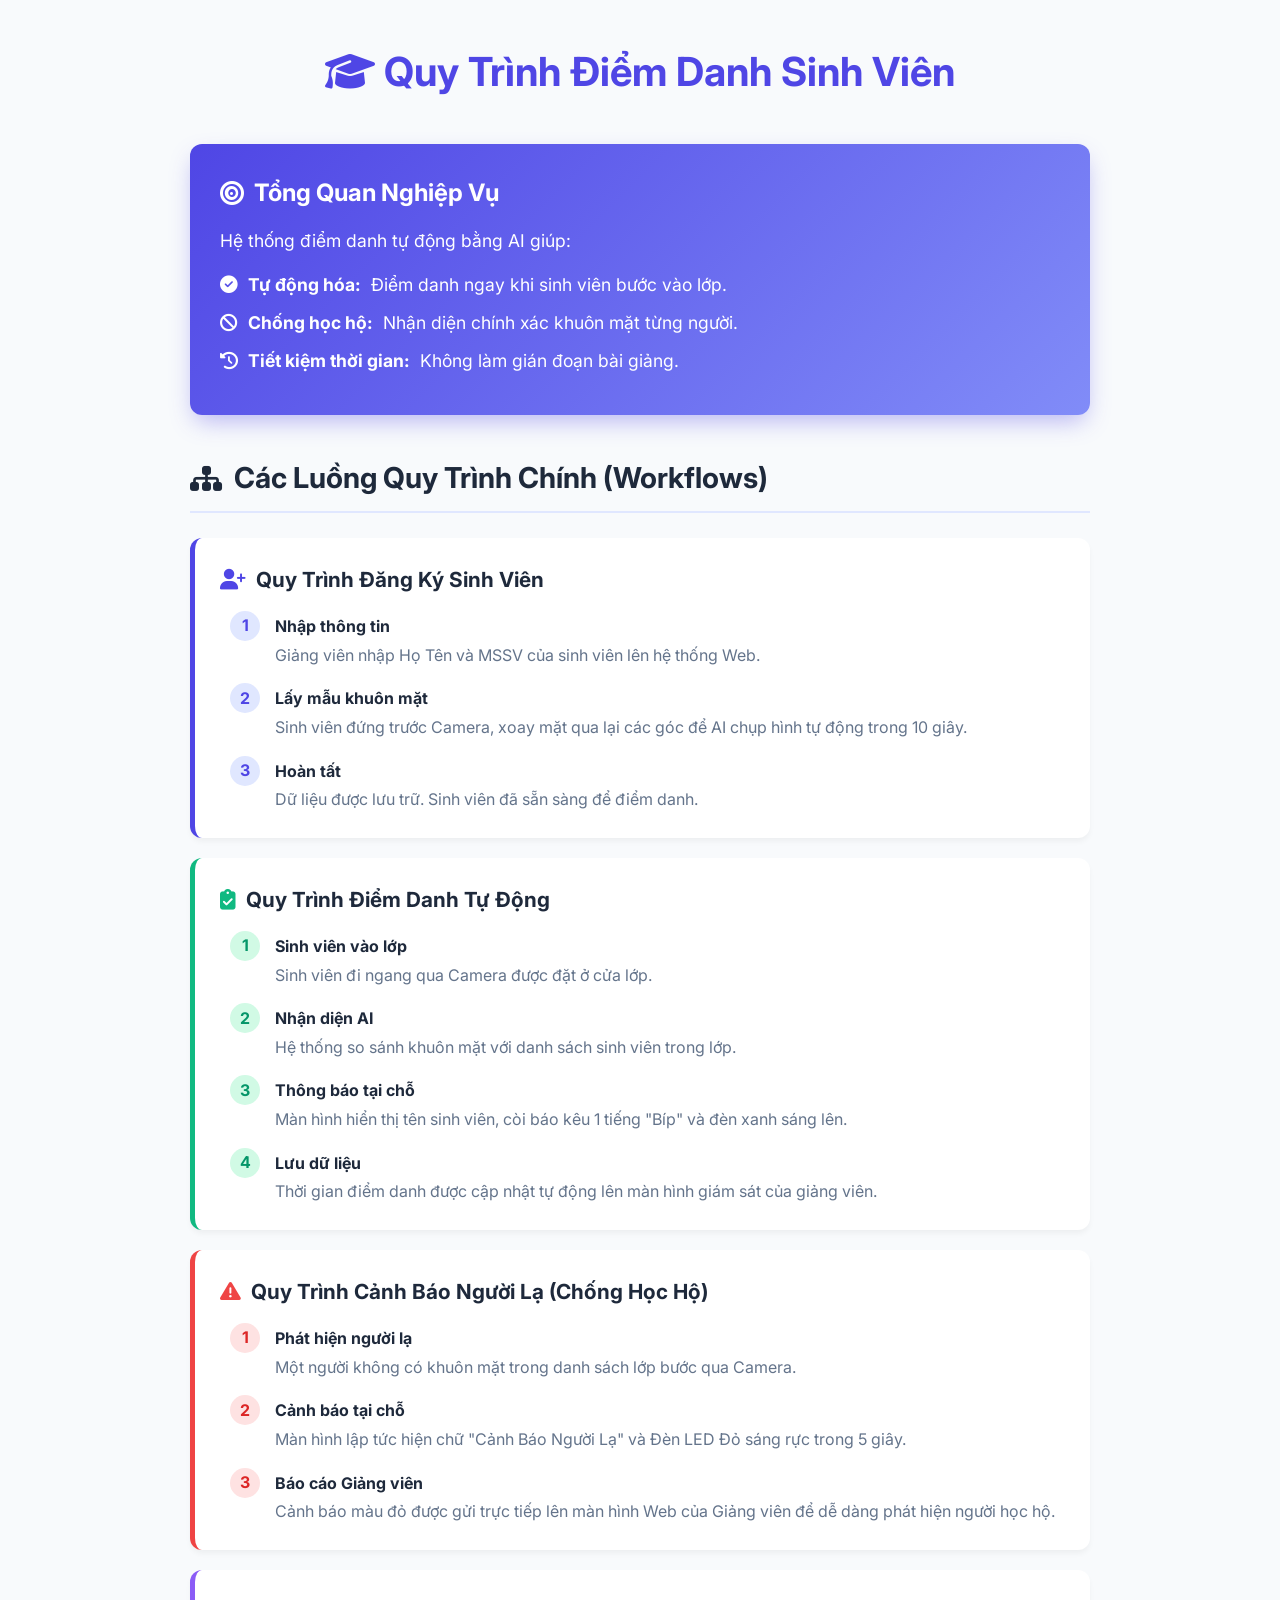
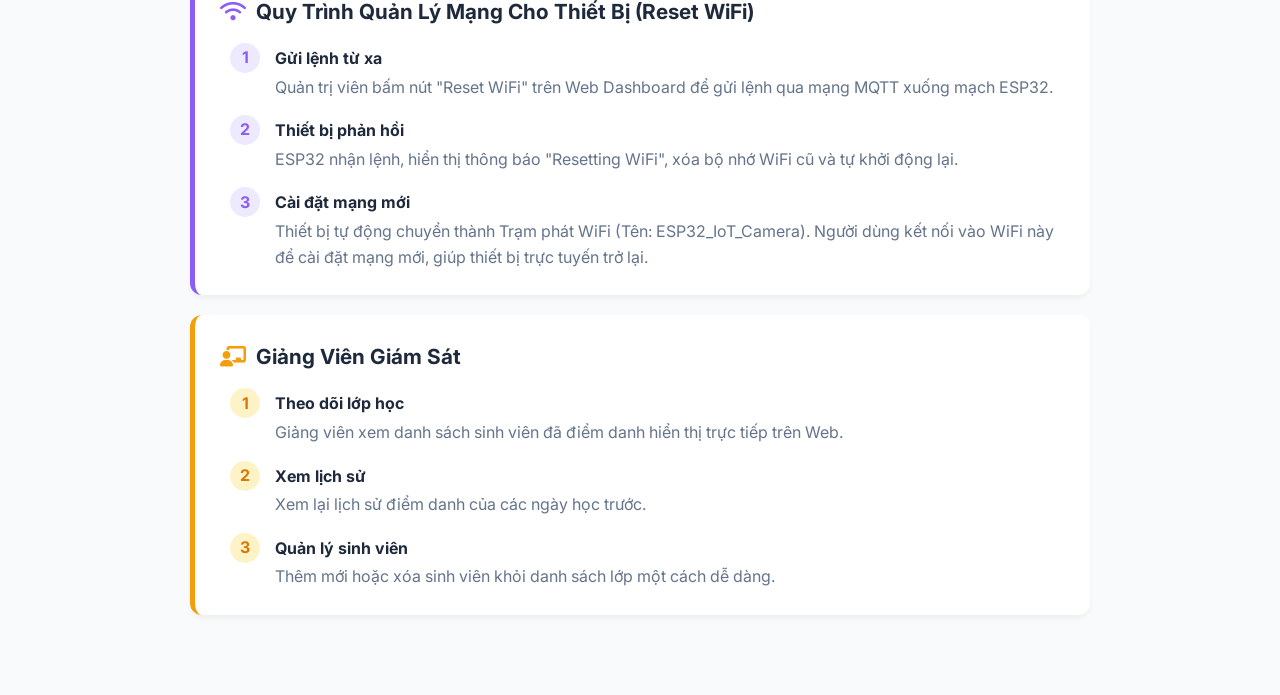
<file: Tài liệu/Quy_Trinh_Nghiep_Vu.html>
<!DOCTYPE html>
<html lang="vi">
<head>
    <meta charset="UTF-8">
    <meta name="viewport" content="width=device-width, initial-scale=1.0">
    <title>Quy Trình Nghiệp Vụ - Điểm Danh Sinh Viên</title>
    <!-- Font Awesome -->
    <link rel="stylesheet" href="https://cdnjs.cloudflare.com/ajax/libs/font-awesome/6.4.0/css/all.min.css">
    <!-- Google Fonts -->
    <link href="https://fonts.googleapis.com/css2?family=Inter:wght@300;400;600;700&display=swap" rel="stylesheet">
    <style>
        :root {
            --primary: #4f46e5;
            --primary-light: #e0e7ff;
            --secondary: #64748b;
            --success: #10b981;
            --danger: #ef4444;
            --warning: #f59e0b;
            --bg: #f8fafc;
            --card-bg: #ffffff;
            --text-main: #1e293b;
            --text-muted: #64748b;
        }

        * {
            box-sizing: border-box;
            margin: 0;
            padding: 0;
        }

        body {
            font-family: 'Inter', sans-serif;
            background-color: var(--bg);
            color: var(--text-main);
            line-height: 1.6;
            padding: 40px 20px;
        }

        .container {
            max-width: 900px;
            margin: 0 auto;
        }

        .header {
            text-align: center;
            margin-bottom: 40px;
        }

        .header h1 {
            color: var(--primary);
            font-size: 2.5rem;
            margin-bottom: 15px;
        }

        .header p {
            color: var(--secondary);
            font-size: 1.1rem;
            max-width: 700px;
            margin: 0 auto;
        }

        .overview-card {
            background: linear-gradient(135deg, var(--primary), #818cf8);
            color: white;
            padding: 30px;
            border-radius: 12px;
            margin-bottom: 40px;
            box-shadow: 0 10px 25px -5px rgba(79, 70, 229, 0.4);
        }

        .overview-card h2 {
            display: flex;
            align-items: center;
            gap: 10px;
            margin-bottom: 15px;
            font-size: 1.5rem;
        }

        .overview-card ul {
            list-style: none;
            padding-left: 0;
        }

        .overview-card li {
            margin-bottom: 10px;
            font-size: 1.1rem;
            display: flex;
            align-items: center;
            gap: 10px;
        }

        .workflow-section {
            margin-bottom: 40px;
        }

        .workflow-section h2 {
            color: var(--text-main);
            font-size: 1.8rem;
            margin-bottom: 25px;
            display: flex;
            align-items: center;
            gap: 12px;
            border-bottom: 2px solid var(--primary-light);
            padding-bottom: 10px;
        }

        .workflow-card {
            background-color: var(--card-bg);
            border-radius: 12px;
            padding: 25px;
            margin-bottom: 20px;
            box-shadow: 0 4px 6px -1px rgba(0, 0, 0, 0.05);
            border-left: 5px solid var(--primary);
            transition: transform 0.2s ease;
        }

        .workflow-card:hover {
            transform: translateY(-3px);
        }

        .workflow-card.onboarding { border-left-color: var(--primary); }
        .workflow-card.attendance { border-left-color: var(--success); }
        .workflow-card.security { border-left-color: var(--danger); }
        .workflow-card.admin { border-left-color: var(--warning); }

        .workflow-header {
            display: flex;
            justify-content: space-between;
            align-items: flex-start;
            margin-bottom: 15px;
        }

        .workflow-title {
            font-size: 1.3rem;
            font-weight: 700;
            color: var(--text-main);
            display: flex;
            align-items: center;
            gap: 10px;
        }

        .workflow-badge {
            font-size: 0.85rem;
            padding: 4px 10px;
            border-radius: 20px;
            font-weight: 600;
            background-color: var(--primary-light);
            color: var(--primary);
        }

        .workflow-content {
            padding-left: 10px;
        }

        .step {
            display: flex;
            margin-bottom: 15px;
            align-items: flex-start;
            position: relative;
        }

        .step:last-child {
            margin-bottom: 0;
        }

        .step-number {
            flex-shrink: 0;
            width: 30px;
            height: 30px;
            background-color: var(--primary-light);
            color: var(--primary);
            border-radius: 50%;
            display: flex;
            align-items: center;
            justify-content: center;
            font-weight: bold;
            margin-right: 15px;
            z-index: 2;
        }

        .step-text {
            padding-top: 3px;
        }

        .step-text strong {
            color: var(--text-main);
            display: block;
            margin-bottom: 3px;
        }
        
        .step-text p {
            color: var(--text-muted);
            margin: 0;
        }
    </style>
</head>
<body>

<div class="container">
    <div class="header">
        <h1><i class="fa-solid fa-graduation-cap"></i> Quy Trình Điểm Danh Sinh Viên</h1>
    </div>

    <div class="overview-card">
        <h2><i class="fa-solid fa-bullseye"></i> Tổng Quan Nghiệp Vụ</h2>
        <p style="margin-bottom: 15px; font-size: 1.1rem;">Hệ thống điểm danh tự động bằng AI giúp:</p>
        <ul>
            <li><i class="fa-solid fa-circle-check"></i> <strong>Tự động hóa:</strong> Điểm danh ngay khi sinh viên bước vào lớp.</li>
            <li><i class="fa-solid fa-ban"></i> <strong>Chống học hộ:</strong> Nhận diện chính xác khuôn mặt từng người.</li>
            <li><i class="fa-solid fa-clock-rotate-left"></i> <strong>Tiết kiệm thời gian:</strong> Không làm gián đoạn bài giảng.</li>
        </ul>
    </div>

    <div class="workflow-section">
        <h2><i class="fa-solid fa-sitemap"></i> Các Luồng Quy Trình Chính (Workflows)</h2>

        <!-- Luồng 1 -->
        <div class="workflow-card onboarding">
            <div class="workflow-header">
                <div class="workflow-title">
                    <i class="fa-solid fa-user-plus" style="color: var(--primary)"></i> 
                    Quy Trình Đăng Ký Sinh Viên
                </div>
            </div>
            <div class="workflow-content">
                <div class="step">
                    <div class="step-number" style="background: #e0e7ff; color: #4f46e5;">1</div>
                    <div class="step-text">
                        <strong>Nhập thông tin</strong>
                        <p>Giảng viên nhập Họ Tên và MSSV của sinh viên lên hệ thống Web.</p>
                    </div>
                </div>
                <div class="step">
                    <div class="step-number" style="background: #e0e7ff; color: #4f46e5;">2</div>
                    <div class="step-text">
                        <strong>Lấy mẫu khuôn mặt</strong>
                        <p>Sinh viên đứng trước Camera, xoay mặt qua lại các góc để AI chụp hình tự động trong 10 giây.</p>
                    </div>
                </div>
                <div class="step">
                    <div class="step-number" style="background: #e0e7ff; color: #4f46e5;">3</div>
                    <div class="step-text">
                        <strong>Hoàn tất</strong>
                        <p>Dữ liệu được lưu trữ. Sinh viên đã sẵn sàng để điểm danh.</p>
                    </div>
                </div>
            </div>
        </div>

        <!-- Luồng 2 -->
        <div class="workflow-card attendance">
            <div class="workflow-header">
                <div class="workflow-title">
                    <i class="fa-solid fa-clipboard-check" style="color: var(--success)"></i> 
                    Quy Trình Điểm Danh Tự Động
                </div>
            </div>
            <div class="workflow-content">
                <div class="step">
                    <div class="step-number" style="background: #d1fae5; color: #059669;">1</div>
                    <div class="step-text">
                        <strong>Sinh viên vào lớp</strong>
                        <p>Sinh viên đi ngang qua Camera được đặt ở cửa lớp.</p>
                    </div>
                </div>
                <div class="step">
                    <div class="step-number" style="background: #d1fae5; color: #059669;">2</div>
                    <div class="step-text">
                        <strong>Nhận diện AI</strong>
                        <p>Hệ thống so sánh khuôn mặt với danh sách sinh viên trong lớp.</p>
                    </div>
                </div>
                <div class="step">
                    <div class="step-number" style="background: #d1fae5; color: #059669;">3</div>
                    <div class="step-text">
                        <strong>Thông báo tại chỗ</strong>
                        <p>Màn hình hiển thị tên sinh viên, còi báo kêu 1 tiếng "Bíp" và đèn xanh sáng lên.</p>
                    </div>
                </div>
                <div class="step">
                    <div class="step-number" style="background: #d1fae5; color: #059669;">4</div>
                    <div class="step-text">
                        <strong>Lưu dữ liệu</strong>
                        <p>Thời gian điểm danh được cập nhật tự động lên màn hình giám sát của giảng viên.</p>
                    </div>
                </div>
            </div>
        </div>

        <!-- Luồng 3: Cảnh báo người lạ -->
        <div class="workflow-card security">
            <div class="workflow-header">
                <div class="workflow-title">
                    <i class="fa-solid fa-triangle-exclamation" style="color: var(--danger)"></i> 
                    Quy Trình Cảnh Báo Người Lạ (Chống Học Hộ)
                </div>
            </div>
            <div class="workflow-content">
                <div class="step">
                    <div class="step-number" style="background: #fee2e2; color: #dc2626;">1</div>
                    <div class="step-text">
                        <strong>Phát hiện người lạ</strong>
                        <p>Một người không có khuôn mặt trong danh sách lớp bước qua Camera.</p>
                    </div>
                </div>
                <div class="step">
                    <div class="step-number" style="background: #fee2e2; color: #dc2626;">2</div>
                    <div class="step-text">
                        <strong>Cảnh báo tại chỗ</strong>
                        <p>Màn hình lập tức hiện chữ "Cảnh Báo Người Lạ" và Đèn LED Đỏ sáng rực trong 5 giây.</p>
                    </div>
                </div>
                <div class="step">
                    <div class="step-number" style="background: #fee2e2; color: #dc2626;">3</div>
                    <div class="step-text">
                        <strong>Báo cáo Giảng viên</strong>
                        <p>Cảnh báo màu đỏ được gửi trực tiếp lên màn hình Web của Giảng viên để dễ dàng phát hiện người học hộ.</p>
                    </div>
                </div>
            </div>
        </div>

        <!-- Luồng 4: Quản lý thiết bị (Mạng) -->
        <div class="workflow-card" style="border-left-color: #8b5cf6;">
            <div class="workflow-header">
                <div class="workflow-title">
                    <i class="fa-solid fa-wifi" style="color: #8b5cf6"></i> 
                    Quy Trình Quản Lý Mạng Cho Thiết Bị (Reset WiFi)
                </div>
            </div>
            <div class="workflow-content">
                <div class="step">
                    <div class="step-number" style="background: #ede9fe; color: #8b5cf6;">1</div>
                    <div class="step-text">
                        <strong>Gửi lệnh từ xa</strong>
                        <p>Quản trị viên bấm nút "Reset WiFi" trên Web Dashboard để gửi lệnh qua mạng MQTT xuống mạch ESP32.</p>
                    </div>
                </div>
                <div class="step">
                    <div class="step-number" style="background: #ede9fe; color: #8b5cf6;">2</div>
                    <div class="step-text">
                        <strong>Thiết bị phản hồi</strong>
                        <p>ESP32 nhận lệnh, hiển thị thông báo "Resetting WiFi", xóa bộ nhớ WiFi cũ và tự khởi động lại.</p>
                    </div>
                </div>
                <div class="step">
                    <div class="step-number" style="background: #ede9fe; color: #8b5cf6;">3</div>
                    <div class="step-text">
                        <strong>Cài đặt mạng mới</strong>
                        <p>Thiết bị tự động chuyển thành Trạm phát WiFi (Tên: ESP32_IoT_Camera). Người dùng kết nối vào WiFi này để cài đặt mạng mới, giúp thiết bị trực tuyến trở lại.</p>
                    </div>
                </div>
            </div>
        </div>

        <!-- Luồng 5 -->
        <div class="workflow-card admin">
            <div class="workflow-header">
                <div class="workflow-title">
                    <i class="fa-solid fa-chalkboard-user" style="color: var(--warning)"></i> 
                    Giảng Viên Giám Sát
                </div>
            </div>
            <div class="workflow-content">
                <div class="step">
                    <div class="step-number" style="background: #fef3c7; color: #d97706;">1</div>
                    <div class="step-text">
                        <strong>Theo dõi lớp học</strong>
                        <p>Giảng viên xem danh sách sinh viên đã điểm danh hiển thị trực tiếp trên Web.</p>
                    </div>
                </div>
                <div class="step">
                    <div class="step-number" style="background: #fef3c7; color: #d97706;">2</div>
                    <div class="step-text">
                        <strong>Xem lịch sử</strong>
                        <p>Xem lại lịch sử điểm danh của các ngày học trước.</p>
                    </div>
                </div>
                <div class="step">
                    <div class="step-number" style="background: #fef3c7; color: #d97706;">3</div>
                    <div class="step-text">
                        <strong>Quản lý sinh viên</strong>
                        <p>Thêm mới hoặc xóa sinh viên khỏi danh sách lớp một cách dễ dàng.</p>
                    </div>
                </div>
            </div>
        </div>

    </div>
</div>

</body>
</html>
</file>
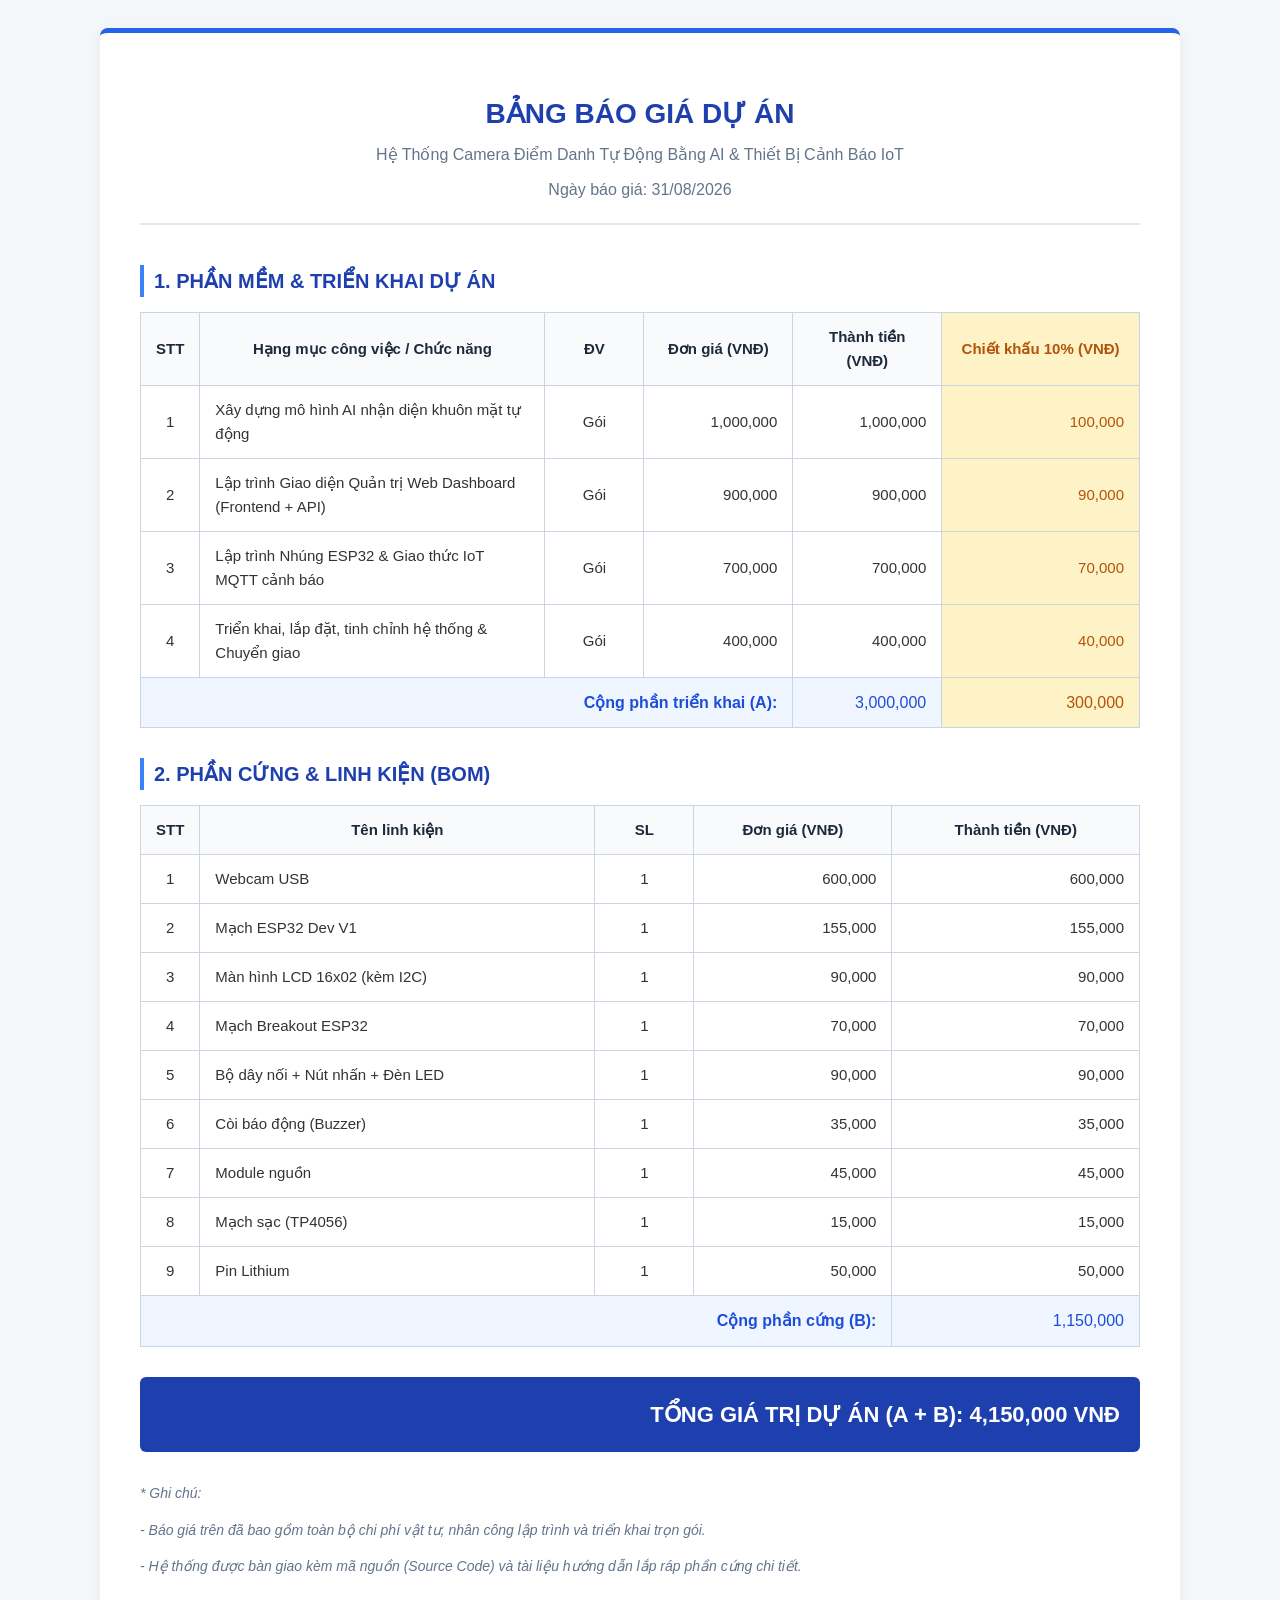
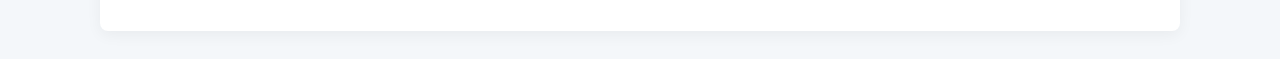
<file: Tài liệu/Báo giá/Bao_Gia_Du_An.html>
<!DOCTYPE html>
<html lang="vi">
<head>
    <meta charset="UTF-8">
    <meta name="viewport" content="width=device-width, initial-scale=1.0">
    <title>Bảng Báo Giá Dự Án IoT Camera</title>
    <style>
        body {
            font-family: 'Segoe UI', Tahoma, Geneva, Verdana, sans-serif;
            background-color: #f4f7fa;
            color: #333;
            line-height: 1.6;
            padding: 20px;
        }
        .container {
            max-width: 1000px;
            margin: 0 auto;
            background: #fff;
            padding: 40px;
            box-shadow: 0 4px 15px rgba(0,0,0,0.05);
            border-radius: 8px;
            border-top: 5px solid #2563eb;
        }
        .header {
            text-align: center;
            margin-bottom: 40px;
            border-bottom: 2px solid #e2e8f0;
            padding-bottom: 20px;
        }
        .header h1 {
            color: #1e40af;
            font-size: 28px;
            margin-bottom: 5px;
            text-transform: uppercase;
        }
        .header p {
            color: #64748b;
            font-size: 16px;
            margin: 0;
        }
        h2 {
            color: #1e40af;
            font-size: 20px;
            margin-top: 30px;
            margin-bottom: 15px;
            border-left: 4px solid #3b82f6;
            padding-left: 10px;
        }
        table {
            width: 100%;
            border-collapse: collapse;
            margin-bottom: 30px;
            font-size: 15px;
        }
        th, td {
            border: 1px solid #cbd5e1;
            padding: 12px 15px;
            text-align: left;
        }
        th {
            background-color: #f8fafc;
            color: #1e293b;
            font-weight: 600;
            text-align: center;
        }
        td:nth-child(1), td:nth-child(3) {
            text-align: center;
        }
        td.number {
            text-align: right;
            font-weight: 500;
        }
        .discount-col {
            background-color: #fef3c7;
            color: #b45309;
            font-weight: 600;
        }
        .total-row {
            background-color: #eff6ff;
            font-weight: bold;
            color: #1d4ed8;
        }
        .total-row td {
            font-size: 16px;
        }
        .grand-total {
            background-color: #1e40af;
            color: white;
            text-align: right;
            padding: 20px;
            font-size: 22px;
            font-weight: bold;
            border-radius: 6px;
            margin-top: 20px;
        }
        .footer-note {
            margin-top: 30px;
            font-size: 14px;
            color: #64748b;
            font-style: italic;
        }
    </style>
</head>
<body>

<div class="container">
    <div class="header">
        <h1>BẢNG BÁO GIÁ DỰ ÁN</h1>
        <p>Hệ Thống Camera Điểm Danh Tự Động Bằng AI & Thiết Bị Cảnh Báo IoT</p>
        <p style="margin-top: 10px;">Ngày báo giá: 31/08/2026</p>
    </div>

    <!-- BẢNG 1: BÁO GIÁ PHẦN MỀM & TRIỂN KHAI -->
    <h2>1. PHẦN MỀM & TRIỂN KHAI DỰ ÁN</h2>
    <table>
        <thead>
            <tr>
                <th width="5%">STT</th>
                <th width="35%">Hạng mục công việc / Chức năng</th>
                <th width="10%">ĐV</th>
                <th width="15%">Đơn giá (VNĐ)</th>
                <th width="15%">Thành tiền (VNĐ)</th>
                <th width="20%" class="discount-col">Chiết khấu 10% (VNĐ)</th>
            </tr>
        </thead>
        <tbody>
            <tr>
                <td>1</td>
                <td>Xây dựng mô hình AI nhận diện khuôn mặt tự động</td>
                <td>Gói</td>
                <td class="number">1,000,000</td>
                <td class="number">1,000,000</td>
                <td class="number discount-col">100,000</td>
            </tr>
            <tr>
                <td>2</td>
                <td>Lập trình Giao diện Quản trị Web Dashboard (Frontend + API)</td>
                <td>Gói</td>
                <td class="number">900,000</td>
                <td class="number">900,000</td>
                <td class="number discount-col">90,000</td>
            </tr>
            <tr>
                <td>3</td>
                <td>Lập trình Nhúng ESP32 & Giao thức IoT MQTT cảnh báo</td>
                <td>Gói</td>
                <td class="number">700,000</td>
                <td class="number">700,000</td>
                <td class="number discount-col">70,000</td>
            </tr>
            <tr>
                <td>4</td>
                <td>Triển khai, lắp đặt, tinh chỉnh hệ thống & Chuyển giao</td>
                <td>Gói</td>
                <td class="number">400,000</td>
                <td class="number">400,000</td>
                <td class="number discount-col">40,000</td>
            </tr>
            <tr class="total-row">
                <td colspan="4" style="text-align: right;">Cộng phần triển khai (A):</td>
                <td class="number">3,000,000</td>
                <td class="number discount-col">300,000</td>
            </tr>
        </tbody>
    </table>

    <!-- BẢNG 2: BÁO GIÁ PHẦN CỨNG -->
    <h2>2. PHẦN CỨNG & LINH KIỆN (BOM)</h2>
    <table>
        <thead>
            <tr>
                <th width="5%">STT</th>
                <th width="40%">Tên linh kiện</th>
                <th width="10%">SL</th>
                <th width="20%">Đơn giá (VNĐ)</th>
                <th width="25%">Thành tiền (VNĐ)</th>
            </tr>
        </thead>
        <tbody>
            <tr><td>1</td><td>Webcam USB</td><td>1</td><td class="number">600,000</td><td class="number">600,000</td></tr>
            <tr><td>2</td><td>Mạch ESP32 Dev V1</td><td>1</td><td class="number">155,000</td><td class="number">155,000</td></tr>
            <tr><td>3</td><td>Màn hình LCD 16x02 (kèm I2C)</td><td>1</td><td class="number">90,000</td><td class="number">90,000</td></tr>
            <tr><td>4</td><td>Mạch Breakout ESP32</td><td>1</td><td class="number">70,000</td><td class="number">70,000</td></tr>
            <tr><td>5</td><td>Bộ dây nối + Nút nhấn + Đèn LED</td><td>1</td><td class="number">90,000</td><td class="number">90,000</td></tr>
            <tr><td>6</td><td>Còi báo động (Buzzer)</td><td>1</td><td class="number">35,000</td><td class="number">35,000</td></tr>
            <tr><td>7</td><td>Module nguồn</td><td>1</td><td class="number">45,000</td><td class="number">45,000</td></tr>
            <tr><td>8</td><td>Mạch sạc (TP4056)</td><td>1</td><td class="number">15,000</td><td class="number">15,000</td></tr>
            <tr><td>9</td><td>Pin Lithium</td><td>1</td><td class="number">50,000</td><td class="number">50,000</td></tr>
            <tr class="total-row">
                <td colspan="4" style="text-align: right;">Cộng phần cứng (B):</td>
                <td class="number">1,150,000</td>
            </tr>
        </tbody>
    </table>

    <div class="grand-total">
        TỔNG GIÁ TRỊ DỰ ÁN (A + B): 4,150,000 VNĐ
    </div>

    <div class="footer-note">
        <p>* Ghi chú:</p>
        <p>- Báo giá trên đã bao gồm toàn bộ chi phí vật tư, nhân công lập trình và triển khai trọn gói.</p>
        <p>- Hệ thống được bàn giao kèm mã nguồn (Source Code) và tài liệu hướng dẫn lắp ráp phần cứng chi tiết.</p>
    </div>
</div>

</body>
</html>
</file>
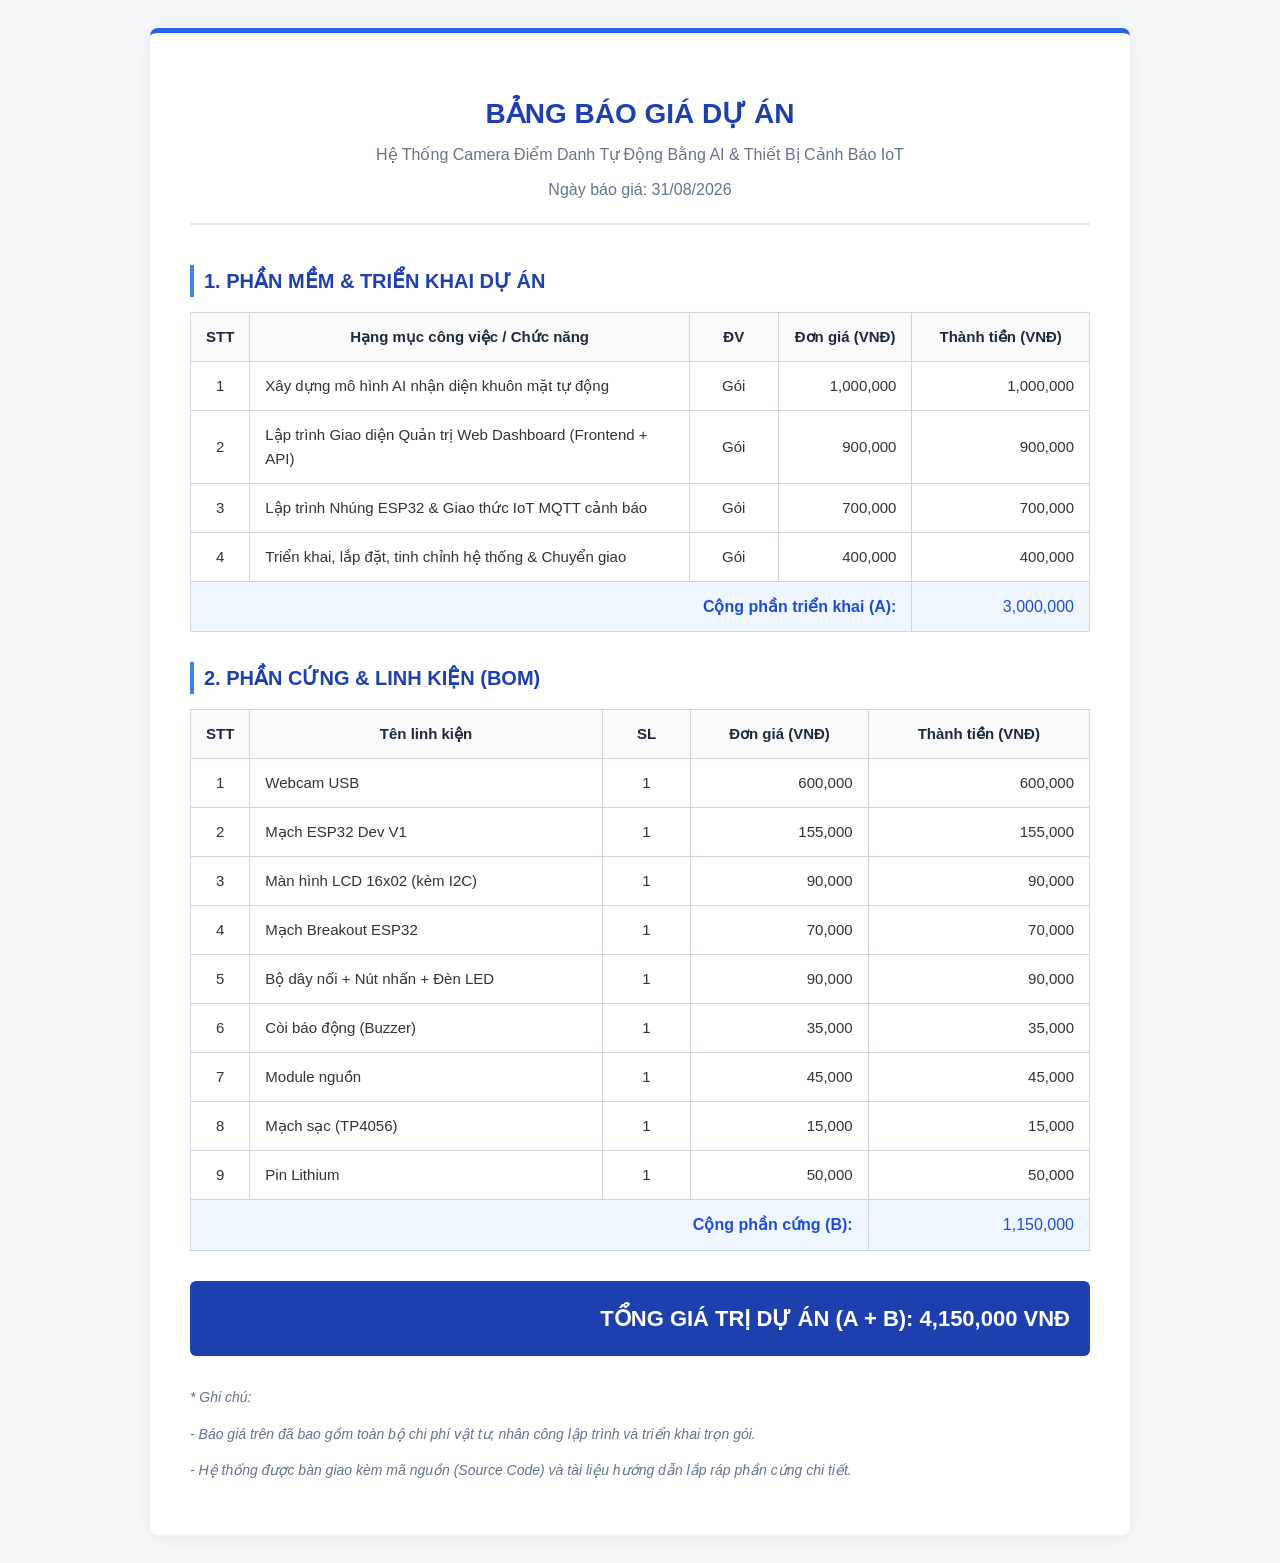
<file: Tài liệu/Báo giá/Bao_Gia_Khach_Hang.html>
<!DOCTYPE html>
<html lang="vi">
<head>
    <meta charset="UTF-8">
    <meta name="viewport" content="width=device-width, initial-scale=1.0">
    <title>Bảng Báo Giá Dự Án IoT Camera</title>
    <style>
        body {
            font-family: 'Segoe UI', Tahoma, Geneva, Verdana, sans-serif;
            background-color: #f4f7fa;
            color: #333;
            line-height: 1.6;
            padding: 20px;
        }
        .container {
            max-width: 900px;
            margin: 0 auto;
            background: #fff;
            padding: 40px;
            box-shadow: 0 4px 15px rgba(0,0,0,0.05);
            border-radius: 8px;
            border-top: 5px solid #2563eb;
        }
        .header {
            text-align: center;
            margin-bottom: 40px;
            border-bottom: 2px solid #e2e8f0;
            padding-bottom: 20px;
        }
        .header h1 {
            color: #1e40af;
            font-size: 28px;
            margin-bottom: 5px;
            text-transform: uppercase;
        }
        .header p {
            color: #64748b;
            font-size: 16px;
            margin: 0;
        }
        h2 {
            color: #1e40af;
            font-size: 20px;
            margin-top: 30px;
            margin-bottom: 15px;
            border-left: 4px solid #3b82f6;
            padding-left: 10px;
        }
        table {
            width: 100%;
            border-collapse: collapse;
            margin-bottom: 30px;
            font-size: 15px;
        }
        th, td {
            border: 1px solid #cbd5e1;
            padding: 12px 15px;
            text-align: left;
        }
        th {
            background-color: #f8fafc;
            color: #1e293b;
            font-weight: 600;
            text-align: center;
        }
        td:nth-child(1), td:nth-child(3) {
            text-align: center;
        }
        td.number {
            text-align: right;
            font-weight: 500;
        }
        .total-row {
            background-color: #eff6ff;
            font-weight: bold;
            color: #1d4ed8;
        }
        .total-row td {
            font-size: 16px;
        }
        .grand-total {
            background-color: #1e40af;
            color: white;
            text-align: right;
            padding: 20px;
            font-size: 22px;
            font-weight: bold;
            border-radius: 6px;
            margin-top: 20px;
        }
        .footer-note {
            margin-top: 30px;
            font-size: 14px;
            color: #64748b;
            font-style: italic;
        }
    </style>
</head>
<body>

<div class="container">
    <div class="header">
        <h1>BẢNG BÁO GIÁ DỰ ÁN</h1>
        <p>Hệ Thống Camera Điểm Danh Tự Động Bằng AI & Thiết Bị Cảnh Báo IoT</p>
        <p style="margin-top: 10px;">Ngày báo giá: 31/08/2026</p>
    </div>

    <!-- BẢNG 1: BÁO GIÁ PHẦN MỀM & TRIỂN KHAI -->
    <h2>1. PHẦN MỀM & TRIỂN KHAI DỰ ÁN</h2>
    <table>
        <thead>
            <tr>
                <th width="5%">STT</th>
                <th width="50%">Hạng mục công việc / Chức năng</th>
                <th width="10%">ĐV</th>
                <th width="15%">Đơn giá (VNĐ)</th>
                <th width="20%">Thành tiền (VNĐ)</th>
            </tr>
        </thead>
        <tbody>
            <tr>
                <td>1</td>
                <td>Xây dựng mô hình AI nhận diện khuôn mặt tự động</td>
                <td>Gói</td>
                <td class="number">1,000,000</td>
                <td class="number">1,000,000</td>
            </tr>
            <tr>
                <td>2</td>
                <td>Lập trình Giao diện Quản trị Web Dashboard (Frontend + API)</td>
                <td>Gói</td>
                <td class="number">900,000</td>
                <td class="number">900,000</td>
            </tr>
            <tr>
                <td>3</td>
                <td>Lập trình Nhúng ESP32 & Giao thức IoT MQTT cảnh báo</td>
                <td>Gói</td>
                <td class="number">700,000</td>
                <td class="number">700,000</td>
            </tr>
            <tr>
                <td>4</td>
                <td>Triển khai, lắp đặt, tinh chỉnh hệ thống & Chuyển giao</td>
                <td>Gói</td>
                <td class="number">400,000</td>
                <td class="number">400,000</td>
            </tr>
            <tr class="total-row">
                <td colspan="4" style="text-align: right;">Cộng phần triển khai (A):</td>
                <td class="number">3,000,000</td>
            </tr>
        </tbody>
    </table>

    <!-- BẢNG 2: BÁO GIÁ PHẦN CỨNG -->
    <h2>2. PHẦN CỨNG & LINH KIỆN (BOM)</h2>
    <table>
        <thead>
            <tr>
                <th width="5%">STT</th>
                <th width="40%">Tên linh kiện</th>
                <th width="10%">SL</th>
                <th width="20%">Đơn giá (VNĐ)</th>
                <th width="25%">Thành tiền (VNĐ)</th>
            </tr>
        </thead>
        <tbody>
            <tr><td>1</td><td>Webcam USB</td><td>1</td><td class="number">600,000</td><td class="number">600,000</td></tr>
            <tr><td>2</td><td>Mạch ESP32 Dev V1</td><td>1</td><td class="number">155,000</td><td class="number">155,000</td></tr>
            <tr><td>3</td><td>Màn hình LCD 16x02 (kèm I2C)</td><td>1</td><td class="number">90,000</td><td class="number">90,000</td></tr>
            <tr><td>4</td><td>Mạch Breakout ESP32</td><td>1</td><td class="number">70,000</td><td class="number">70,000</td></tr>
            <tr><td>5</td><td>Bộ dây nối + Nút nhấn + Đèn LED</td><td>1</td><td class="number">90,000</td><td class="number">90,000</td></tr>
            <tr><td>6</td><td>Còi báo động (Buzzer)</td><td>1</td><td class="number">35,000</td><td class="number">35,000</td></tr>
            <tr><td>7</td><td>Module nguồn</td><td>1</td><td class="number">45,000</td><td class="number">45,000</td></tr>
            <tr><td>8</td><td>Mạch sạc (TP4056)</td><td>1</td><td class="number">15,000</td><td class="number">15,000</td></tr>
            <tr><td>9</td><td>Pin Lithium</td><td>1</td><td class="number">50,000</td><td class="number">50,000</td></tr>
            <tr class="total-row">
                <td colspan="4" style="text-align: right;">Cộng phần cứng (B):</td>
                <td class="number">1,150,000</td>
            </tr>
        </tbody>
    </table>

    <div class="grand-total">
        TỔNG GIÁ TRỊ DỰ ÁN (A + B): 4,150,000 VNĐ
    </div>

    <div class="footer-note">
        <p>* Ghi chú:</p>
        <p>- Báo giá trên đã bao gồm toàn bộ chi phí vật tư, nhân công lập trình và triển khai trọn gói.</p>
        <p>- Hệ thống được bàn giao kèm mã nguồn (Source Code) và tài liệu hướng dẫn lắp ráp phần cứng chi tiết.</p>
    </div>
</div>

</body>
</html>
</file>
